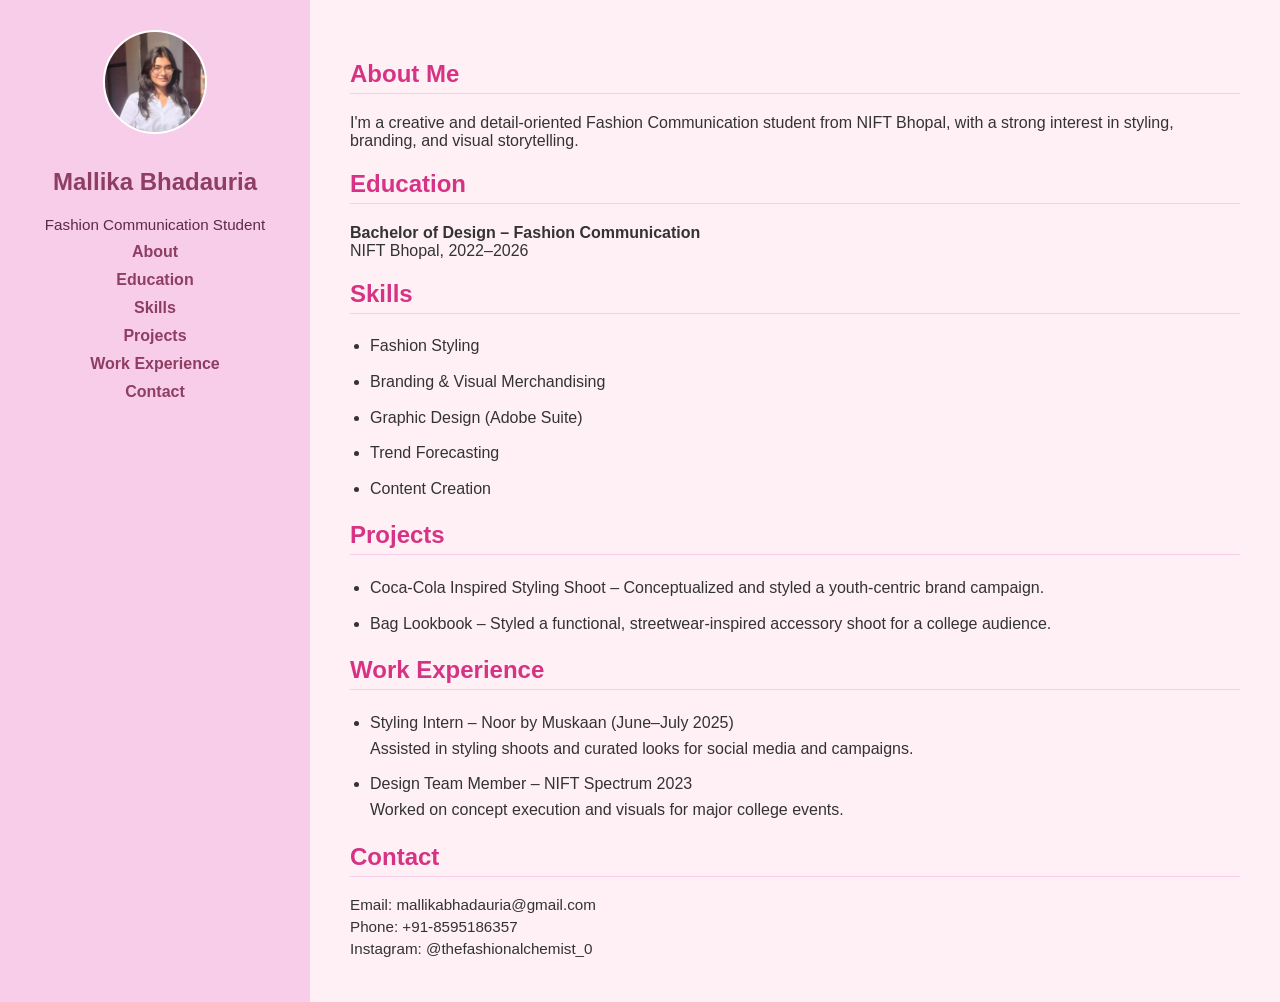
<file: index.html>
<!DOCTYPE html>
<html lang="en">
<head>
  <meta charset="UTF-8" />
  <meta name="viewport" content="width=device-width, initial-scale=1.0"/>
  <title>Mallika Bhadauria – Resume</title>
  <link rel="stylesheet" href="styles.css" />
  <style>
    body {
      margin: 0;
      font-family: 'Helvetica Neue', sans-serif;
      background-color: #fff0f5;
      color: #333;
    }
    .container {
      display: flex;
      min-height: 100vh;
    }
    .sidebar {
      background-color: #f8cde9;
      padding: 30px;
      width: 250px;
      text-align: center;
    }
    .sidebar h1 {
      margin-top: 15px;
    }
    .sidebar img {
      width: 100px;
      height: 100px;
      border-radius: 50%;
      object-fit: cover;
      margin-bottom: 15px;
      border: 2px solid #fff;
    }
    .sidebar nav a {
      display: block;
      margin: 10px 0;
      color: #8e3e63;
      text-decoration: none;
    }
    .sidebar nav a:hover {
      text-decoration: underline;
    }
    .content {
      padding: 40px;
      flex: 1;
    }
    h2 {
      color: #d63384;
    }
    ul li {
      margin-bottom: 10px;
    }
  </style>
</head>
<body>
  <div class="container">
    <aside class="sidebar">
      <img src="profile.jpeg" alt="Mallika Bhadauria" />
      <h1>Mallika Bhadauria</h1>
      <p>Fashion Communication Student</p>
      <nav>
        <a href="#about">About</a>
        <a href="#education">Education</a>
        <a href="#skills">Skills</a>
        <a href="#experience">Projects</a>
        <a href="#work">Work Experience</a>
        <a href="#contact">Contact</a>
      </nav>
    </aside>

    <main class="content">
      <section id="about">
        <h2>About Me</h2>
        <p>
          I'm a creative and detail-oriented Fashion Communication student from NIFT Bhopal, with a strong interest in styling, branding, and visual storytelling.
        </p>
      </section>

      <section id="education">
        <h2>Education</h2>
        <p><strong>Bachelor of Design – Fashion Communication</strong><br />NIFT Bhopal, 2022–2026</p>
      </section>

      <section id="skills">
        <h2>Skills</h2>
        <ul>
          <li>Fashion Styling</li>
          <li>Branding & Visual Merchandising</li>
          <li>Graphic Design (Adobe Suite)</li>
          <li>Trend Forecasting</li>
          <li>Content Creation</li>
        </ul>
      </section>

      <section id="experience">
        <h2>Projects</h2>
        <ul>
          <li>Coca-Cola Inspired Styling Shoot – Conceptualized and styled a youth-centric brand campaign.</li>
          <li>Bag Lookbook – Styled a functional, streetwear-inspired accessory shoot for a college audience.</li>
        </ul>
      </section>

      <section id="work">
        <h2>Work Experience</h2>
        <ul>
          <li>Styling Intern – Noor by Muskaan (June–July 2025)<br />Assisted in styling shoots and curated looks for social media and campaigns.</li>
          <li>Design Team Member – NIFT Spectrum 2023<br />Worked on concept execution and visuals for major college events.</li>
        </ul>
      </section>

      <section id="contact">
        <h2>Contact</h2>
        <p>Email: mallikabhadauria@gmail.com</p>
        <p>Phone: +91-8595186357</p>
        <p>Instagram: @thefashionalchemist_0</p>
      </section>
    </main>
  </div>
</body>
</html>
</file>
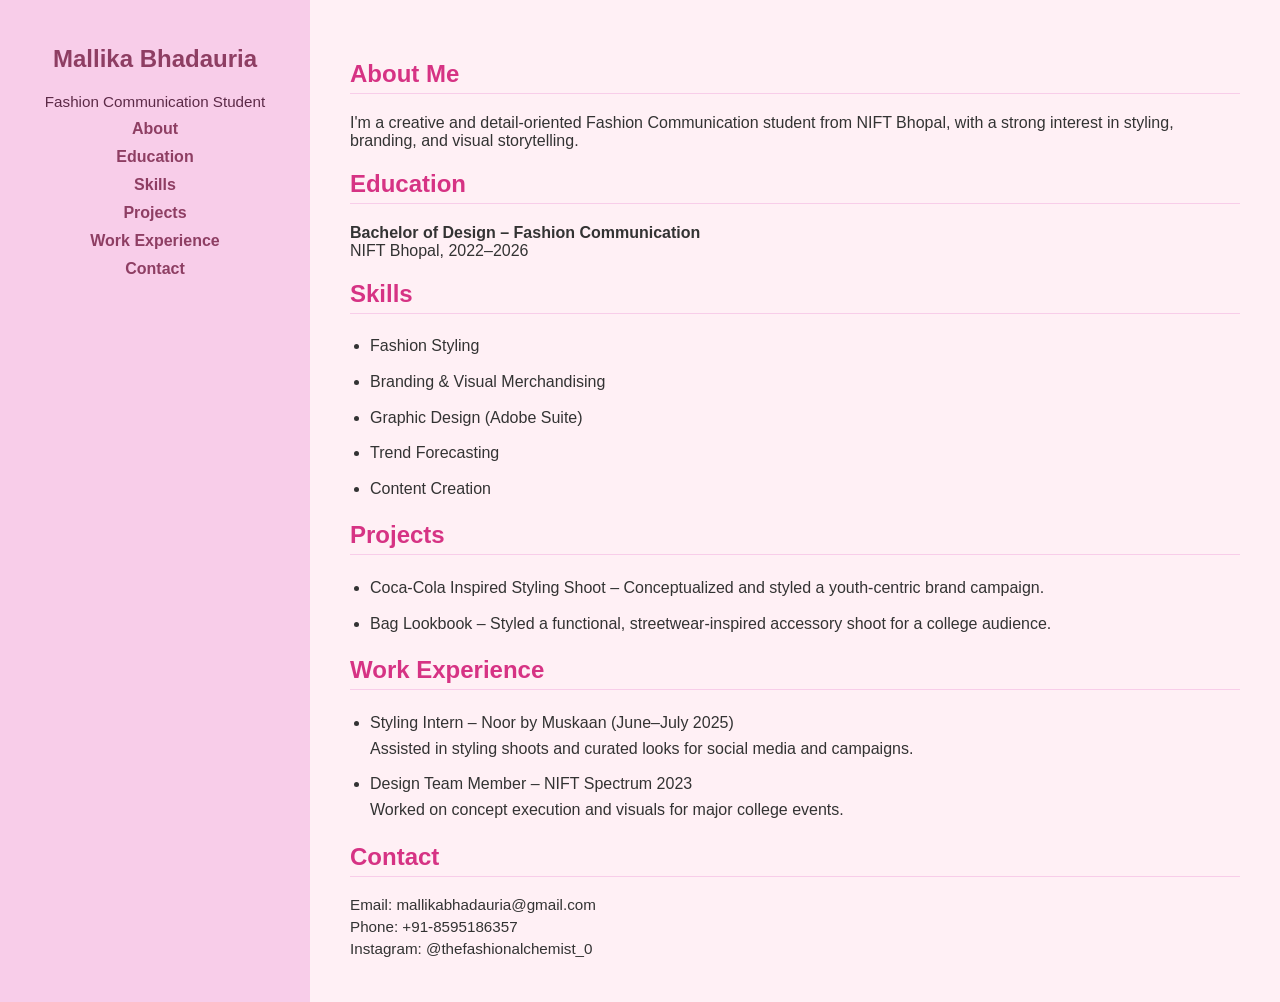
<file: resume.html>
<!DOCTYPE html>
<html lang="en">
<head>
  <meta charset="UTF-8" />
  <meta name="viewport" content="width=device-width, initial-scale=1.0"/>
  <title>Mallika Bhadauria – Resume</title>
  <link rel="stylesheet" href="styles.css" />
  <style>
    body {
      margin: 0;
      font-family: 'Helvetica Neue', sans-serif;
      background-color: #fff0f5;
      color: #333;
    }
    .container {
      display: flex;
      min-height: 100vh;
    }
    .sidebar {
      background-color: #f8cde9;
      padding: 30px;
      width: 250px;
      text-align: center;
    }
    .sidebar h1 {
      margin-top: 15px;
    }
    .sidebar img {
      width: 100px;
      height: 100px;
      border-radius: 50%;
      object-fit: cover;
      margin-bottom: 15px;
      border: 2px solid #fff;
    }
    .sidebar nav a {
      display: block;
      margin: 10px 0;
      color: #8e3e63;
      text-decoration: none;
    }
    .sidebar nav a:hover {
      text-decoration: underline;
    }
    .content {
      padding: 40px;
      flex: 1;
    }
    h2 {
      color: #d63384;
    }
    ul li {
      margin-bottom: 10px;
    }
  </style>
</head>
<body>
  <div class="container">
    <aside class="sidebar">
    
      <h1>Mallika Bhadauria</h1>
      <p>Fashion Communication Student</p>
      <nav>
        <a href="#about">About</a>
        <a href="#education">Education</a>
        <a href="#skills">Skills</a>
        <a href="#experience">Projects</a>
        <a href="#work">Work Experience</a>
        <a href="#contact">Contact</a>
      </nav>
    </aside>

    <main class="content">
      <section id="about">
        <h2>About Me</h2>
        <p>
          I'm a creative and detail-oriented Fashion Communication student from NIFT Bhopal, with a strong interest in styling, branding, and visual storytelling.
        </p>
      </section>

      <section id="education">
        <h2>Education</h2>
        <p><strong>Bachelor of Design – Fashion Communication</strong><br />NIFT Bhopal, 2022–2026</p>
      </section>

      <section id="skills">
        <h2>Skills</h2>
        <ul>
          <li>Fashion Styling</li>
          <li>Branding & Visual Merchandising</li>
          <li>Graphic Design (Adobe Suite)</li>
          <li>Trend Forecasting</li>
          <li>Content Creation</li>
        </ul>
      </section>

      <section id="experience">
        <h2>Projects</h2>
        <ul>
          <li>Coca-Cola Inspired Styling Shoot – Conceptualized and styled a youth-centric brand campaign.</li>
          <li>Bag Lookbook – Styled a functional, streetwear-inspired accessory shoot for a college audience.</li>
        </ul>
      </section>

      <section id="work">
        <h2>Work Experience</h2>
        <ul>
          <li>Styling Intern – Noor by Muskaan (June–July 2025)<br />Assisted in styling shoots and curated looks for social media and campaigns.</li>
          <li>Design Team Member – NIFT Spectrum 2023<br />Worked on concept execution and visuals for major college events.</li>
        </ul>
      </section>

      <section id="contact">
        <h2>Contact</h2>
        <p>Email: mallikabhadauria@gmail.com</p>
        <p>Phone: +91-8595186357</p>
        <p>Instagram: @thefashionalchemist_0</p>
      </section>
    </main>
  </div>
</body>
</html>
</file>
<file: styles.css>
body {
  margin: 0;
  font-family: 'Helvetica Neue', sans-serif;
  background-color: #fff0f5;
  color: #333;
}

.container {
  display: flex;
  min-height: 100vh;
}

.sidebar {
  background-color: #f8cde9;
  padding: 30px;
  width: 250px;
  text-align: center;
}

.sidebar h1 {
  margin-top: 15px;
  color: #8e3e63;
}

.sidebar img {
  width: 100px;
  height: 100px;
  border-radius: 50%;
  object-fit: cover;
  margin-bottom: 15px;
  border: 2px solid #fff;
}

.sidebar p {
  margin: 10px 0;
  font-size: 0.95em;
  color: #5c2a47;
}

.sidebar nav a {
  display: block;
  margin: 10px 0;
  color: #8e3e63;
  text-decoration: none;
  font-weight: bold;
}

.sidebar nav a:hover {
  text-decoration: underline;
}

.content {
  padding: 40px;
  flex: 1;
}

.content h2 {
  color: #d63384;
  border-bottom: 1px solid #f8cde9;
  padding-bottom: 5px;
}

ul {
  padding-left: 20px;
}

ul li {
  margin-bottom: 10px;
  line-height: 1.6;
}

#contact p {
  margin: 5px 0;
  font-size: 0.95em;
}
</file>
